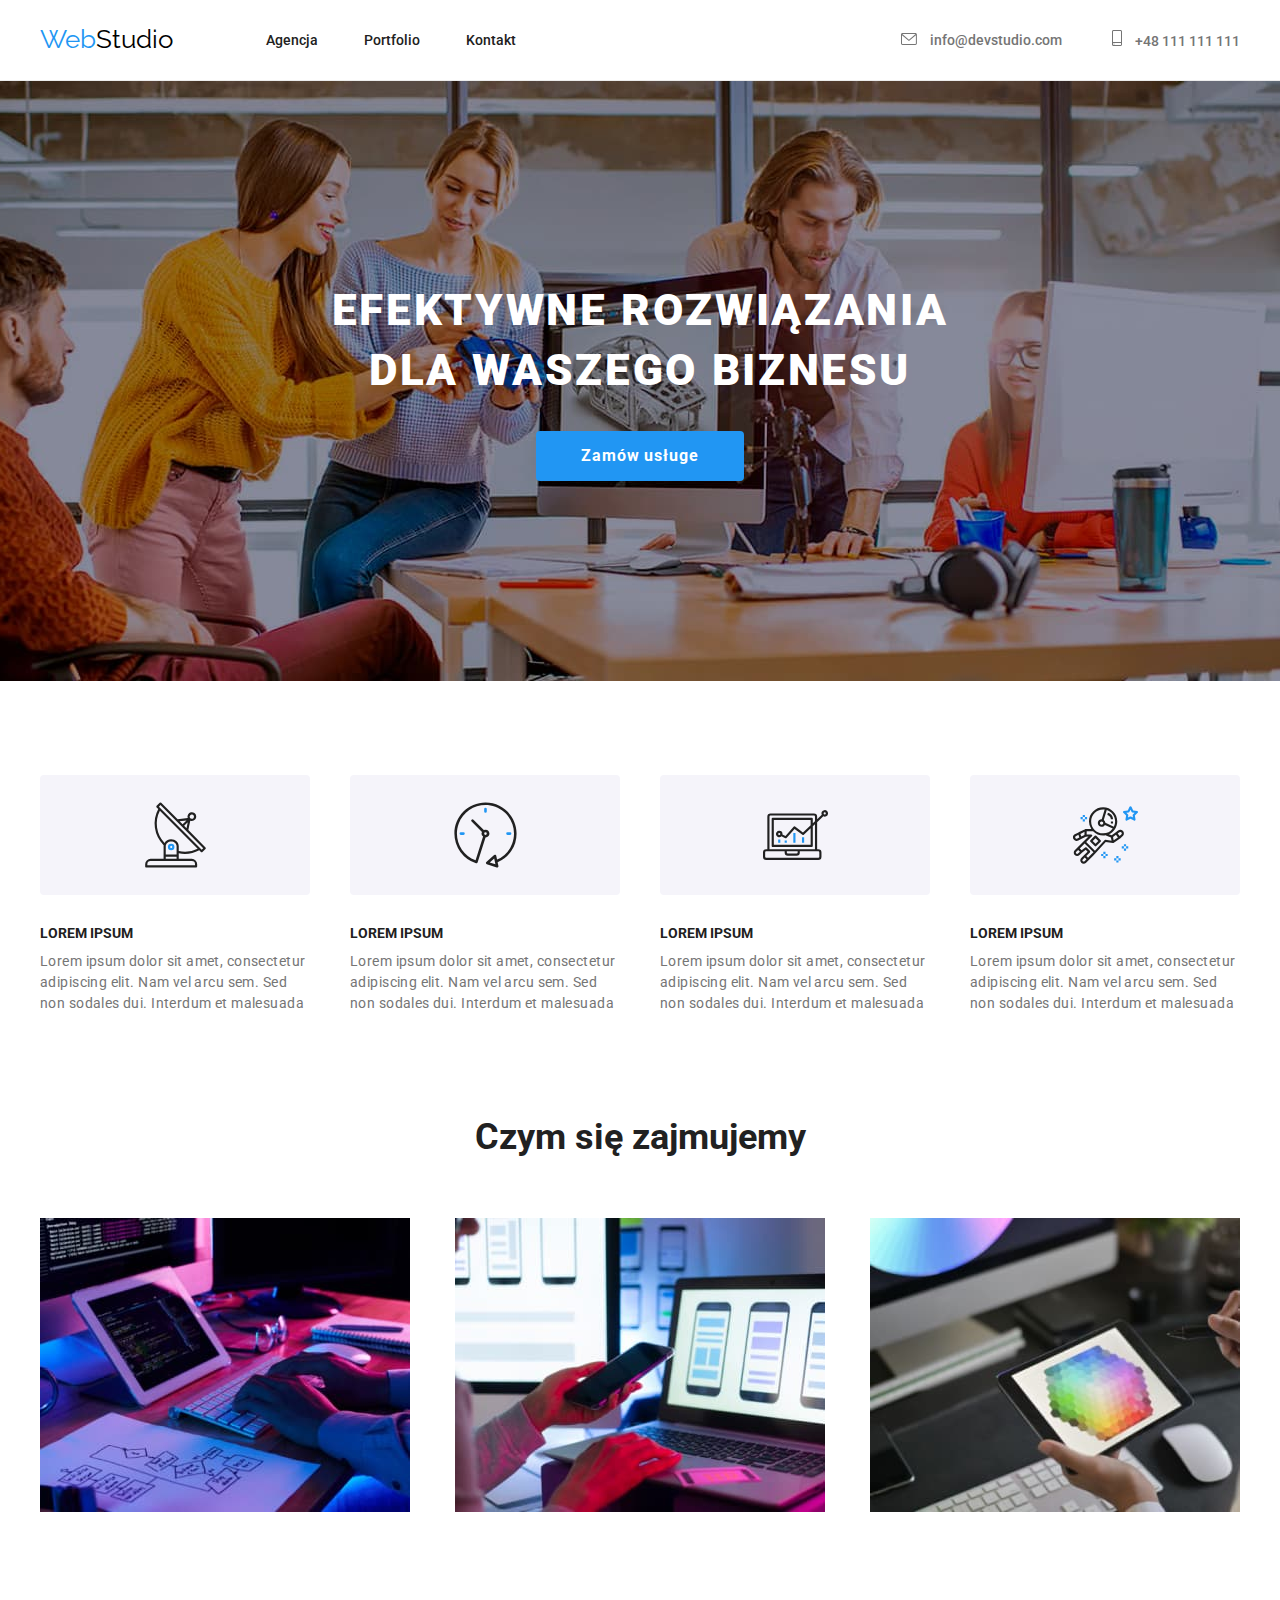
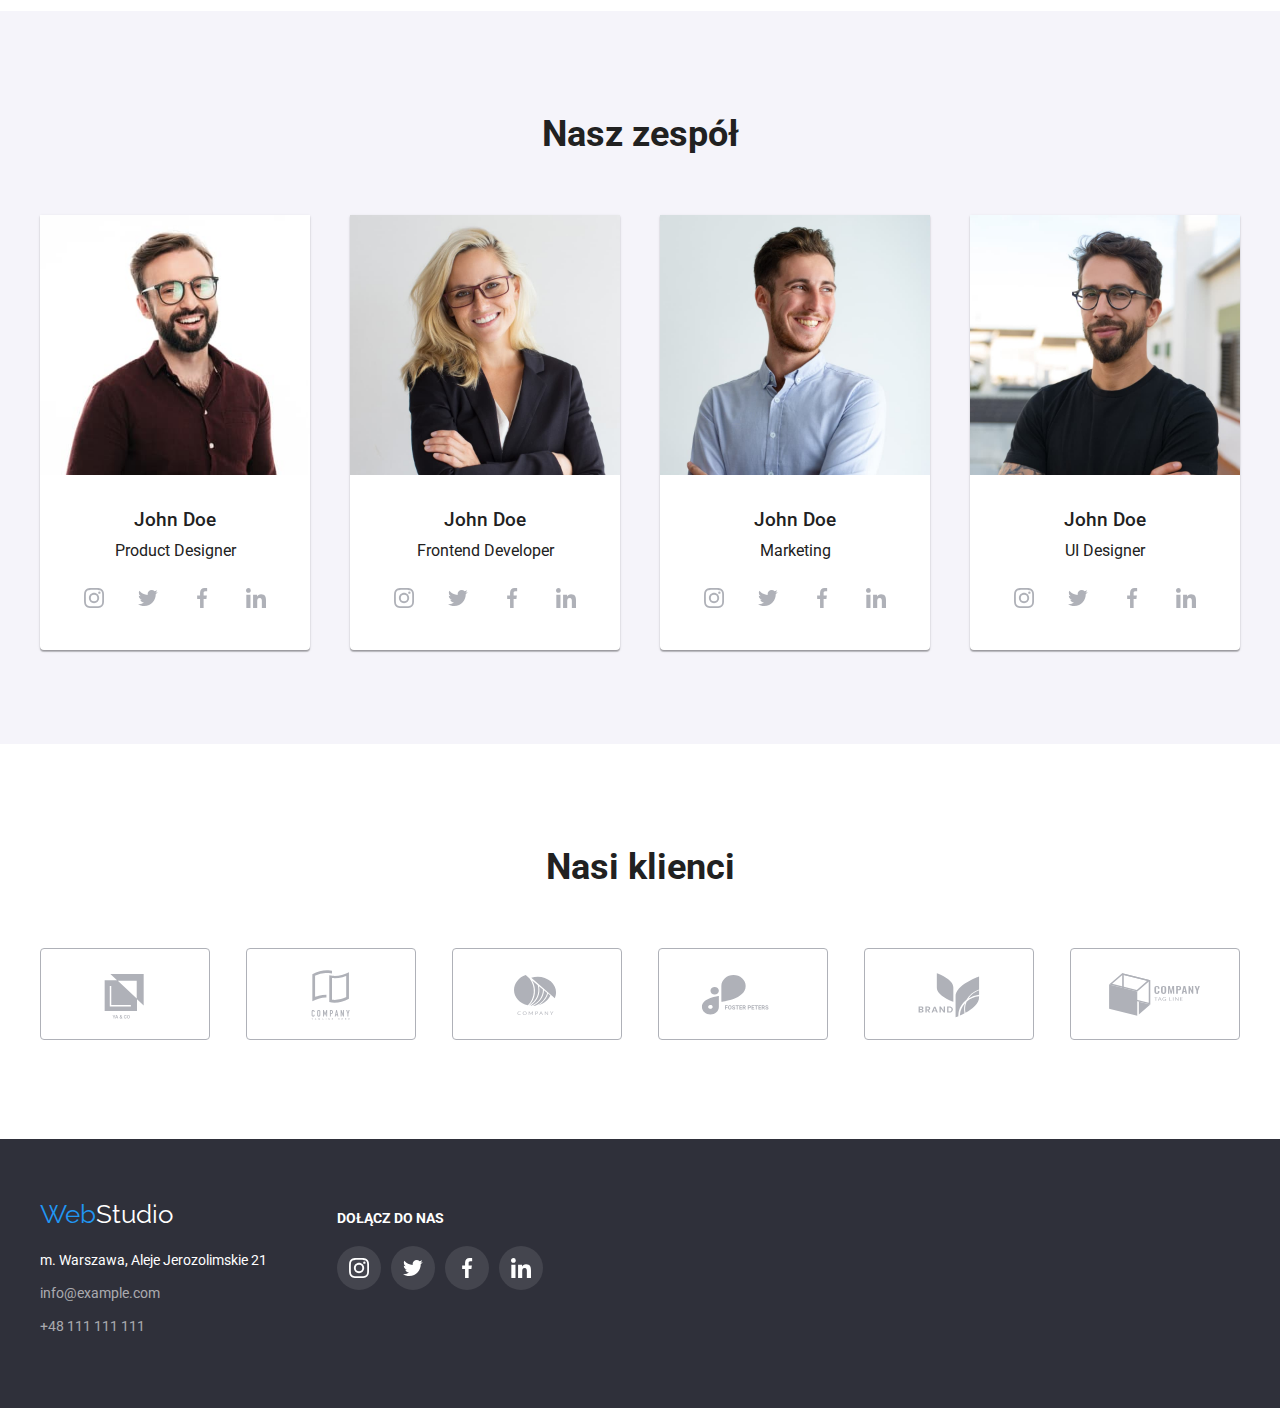
<file: index.html>
<!DOCTYPE html>
<html lang="en">
  <head>
    <meta charset="UTF-8" />
    <meta http-equiv="X-UA-Compatible" content="IE=edge" />
    <meta name="viewport" content="width=device-width, initial-scale=1.0" />
    <title>WebStudio</title>
    <link rel="stylesheet" href="css/normalize-minified.css" />
    <link rel="preconnect" href="https://fonts.googleapis.com" />
    <link rel="preconnect" href="https://fonts.gstatic.com" crossorigin />
    <link
      href="https://fonts.googleapis.com/css2?family=Raleway:wght@700&family=Roboto:wght@400;500;700;900&display=swap"
      rel="stylesheet"
    />
    <link rel="stylesheet" href="css/styles.css" />
  </head>
  <body>
    <header class="border-header">
      <div class="container link-navigation">
        <nav class="link-navigation">
          <a class="logo" href="index.html">Web<span class="logo-span-dark">Studio</span></a>
          <ul class="link-navigation navigation-list">
            <li><a class="navigation" href="index.html">Agencja</a></li>
            <li><a class="navigation" href="portfolio.html">Portfolio</a></li>
            <li><a class="navigation" href="">Kontakt</a></li>
          </ul>
        </nav>
        <ul class="link-navigation contact-list">
          <li>
            <a class="contact-details" href="mailto:info@devstudio.com"
              ><svg width="16" height="12" class="icon-1">
                <use href="images/icons.svg#icon-envelope"></use>
              </svg>
              info@devstudio.com</a
            >
          </li>
          <li>
            <a class="contact-details" href="tel:+48111111111"
              ><svg width="10" height="16" class="icon-1">
                <use href="images/icons.svg#icon-smartphone"></use>
              </svg>
              +48 111 111 111</a
            >
          </li>
        </ul>
      </div>
    </header>
    <main>
      <section class="background-dark section background-heading-pirmary">
        <div class="container">
          <h1 class="heading-pirmary">Efektywne rozwiązania dla waszego biznesu</h1>
          <button class="order-service" type="button">Zamów usługe</button>
        </div>
      </section>
      <section class="section section-lorem">
        <div class="container container-text-start">
          <ul class="lorem-ipsum-list">
            <li>
              <div class="icon-lorem">
                <svg width="65" height="70">
                  <use href="images/icons.svg#icon-antenna-1"></use>
                </svg>
              </div>
              <h4 class="heading-lorem-ipsum">Lorem ipsum</h4>
              <p class="paragraph-lorem-ipsum">
                Lorem ipsum dolor sit amet, consectetur adipiscing elit. Nam vel arcu sem. Sed non
                sodales dui. Interdum et malesuada
              </p>
            </li>
            <li>
              <div class="icon-lorem">
                <svg width="65" height="70">
                  <use href="images/icons.svg#icon-clock-1"></use>
                </svg>
              </div>
              <h4 class="heading-lorem-ipsum">Lorem ipsum</h4>
              <p class="paragraph-lorem-ipsum">
                Lorem ipsum dolor sit amet, consectetur adipiscing elit. Nam vel arcu sem. Sed non
                sodales dui. Interdum et malesuada
              </p>
            </li>
            <li>
              <div class="icon-lorem">
                <svg width="65" height="70">
                  <use href="images/icons.svg#icon-diagram-1"></use>
                </svg>
              </div>
              <h4 class="heading-lorem-ipsum">Lorem ipsum</h4>
              <p class="paragraph-lorem-ipsum">
                Lorem ipsum dolor sit amet, consectetur adipiscing elit. Nam vel arcu sem. Sed non
                sodales dui. Interdum et malesuada
              </p>
            </li>
            <li>
              <div class="icon-lorem">
                <svg width="65" height="70">
                  <use href="images/icons.svg#icon-astronaut-1"></use>
                </svg>
              </div>
              <h4 class="heading-lorem-ipsum">Lorem ipsum</h4>
              <p class="paragraph-lorem-ipsum">
                Lorem ipsum dolor sit amet, consectetur adipiscing elit. Nam vel arcu sem. Sed non
                sodales dui. Interdum et malesuada
              </p>
            </li>
          </ul>
        </div>
      </section>
      <section class="section">
        <div class="container">
          <h2 class="content-headers">Czym się zajmujemy</h2>
          <ul class="what-we-do-list">
            <li>
              <img src="images/img1-1.jpg" width="370" height="294" alt="programming" />
            </li>
            <li>
              <img
                src="images//img1-2.jpg"
                width="370"
                height="294"
                alt="creating mobile applications"
              />
            </li>
            <li>
              <img src="images/img1-3.jpg" width="370" height="294" alt="design" />
            </li>
          </ul>
        </div>
      </section>
      <section class="section background-light">
        <div class="container">
          <h2 class="content-headers">Nasz zespół</h2>
          <ul class="our-team-list">
            <li class="background-our-team">
              <img
                src="images/img1-4.jpg"
                width="270"
                height="260"
                alt="photo of Product Designer"
              />
              <h3 class="team">John Doe</h3>
              <p class="workplace">Product Designer</p>
              <ul class="icon-team-primary">
                <li class="icon-team-secondary">
                  <svg width="20" height="20">
                    <use href="images/icons.svg#icon-instagram-2"></use>
                  </svg>
                </li>
                <li class="icon-team-secondary">
                  <svg width="20" height="20">
                    <use href="images/icons.svg#icon-Group-1"></use>
                  </svg>
                </li>
                <li class="icon-team-secondary">
                  <svg width="20" height="20">
                    <use href="images/icons.svg#icon-facebook-1"></use>
                  </svg>
                </li>
                <li class="icon-team-secondary">
                  <svg width="20" height="20">
                    <use href="images/icons.svg#icon-linkedin-1"></use>
                  </svg>
                </li>
              </ul>
            </li>
            <li class="background-our-team">
              <img
                src="images/img1-5.jpg"
                width="270"
                height="260"
                alt="photo of Frontend Developer"
              />
              <h3 class="team">John Doe</h3>
              <p class="workplace">Frontend Developer</p>
              <ul class="icon-team-primary">
                <li class="icon-team-secondary">
                  <svg width="20" height="20">
                    <use href="images/icons.svg#icon-instagram-2"></use>
                  </svg>
                </li>
                <li class="icon-team-secondary">
                  <svg width="20" height="20">
                    <use href="images/icons.svg#icon-Group-1"></use>
                  </svg>
                </li>
                <li class="icon-team-secondary">
                  <svg width="20" height="20">
                    <use href="images/icons.svg#icon-facebook-1"></use>
                  </svg>
                </li>
                <li class="icon-team-secondary">
                  <svg width="20" height="20">
                    <use href="images/icons.svg#icon-linkedin-1"></use>
                  </svg>
                </li>
              </ul>
            </li>
            <li class="background-our-team">
              <img src="images/img1-6.jpg" width="270" height="260" alt="photo of Marketing" />
              <h3 class="team">John Doe</h3>
              <p class="workplace">Marketing</p>
              <ul class="icon-team-primary">
                <li class="icon-team-secondary">
                  <svg width="20" height="20">
                    <use href="images/icons.svg#icon-instagram-2"></use>
                  </svg>
                </li>
                <li class="icon-team-secondary">
                  <svg width="20" height="20">
                    <use href="images/icons.svg#icon-Group-1"></use>
                  </svg>
                </li>
                <li class="icon-team-secondary">
                  <svg width="20" height="20">
                    <use href="images/icons.svg#icon-facebook-1"></use>
                  </svg>
                </li>
                <li class="icon-team-secondary">
                  <svg width="20" height="20">
                    <use href="images/icons.svg#icon-linkedin-1"></use>
                  </svg>
                </li>
              </ul>
            </li>
            <li class="background-our-team">
              <img src="images/img1-7.jpg" width="270" height="260" alt="photo of UI Designer" />
              <h3 class="team">John Doe</h3>
              <p class="workplace">UI Designer</p>
              <ul class="icon-team-primary">
                <li class="icon-team-secondary">
                  <svg width="20" height="20">
                    <use href="images/icons.svg#icon-instagram-2"></use>
                  </svg>
                </li>
                <li class="icon-team-secondary">
                  <svg width="20" height="20">
                    <use href="images/icons.svg#icon-Group-1"></use>
                  </svg>
                </li>
                <li class="icon-team-secondary">
                  <svg width="20" height="20">
                    <use href="images/icons.svg#icon-facebook-1"></use>
                  </svg>
                </li>
                <li class="icon-team-secondary">
                  <svg width="20" height="20">
                    <use href="images/icons.svg#icon-linkedin-1"></use>
                  </svg>
                </li>
              </ul>
            </li>
          </ul>
        </div>
      </section>
      <section class="section">
        <div class="container">
          <h2 class="content-headers">Nasi klienci</h2>
          <ul class="what-we-do-list">
            <li>
              <svg class="icon-customers" width="106" height="60">
                <use href="images/icons.svg#icon-Logo"></use>
              </svg>
            </li>
            <li>
              <svg class="icon-customers" width="106" height="60">
                <use href="images/icons.svg#icon-Logo-1"></use>
              </svg>
            </li>
            <li>
              <svg class="icon-customers" width="106" height="60">
                <use href="images/icons.svg#icon-Logo-2"></use>
              </svg>
            </li>
            <li>
              <svg class="icon-customers" width="106" height="60">
                <use href="images/icons.svg#icon-Logo-3"></use>
              </svg>
            </li>
            <li>
              <svg class="icon-customers" width="106" height="60">
                <use href="images/icons.svg#icon-Logo-4"></use>
              </svg>
            </li>
            <li>
              <svg class="icon-customers" width="106" height="60">
                <use href="images/icons.svg#icon-Logo-5"></use>
              </svg>
            </li>
          </ul>
        </div>
      </section>
    </main>
    <footer class="background-dark footer-padding">
      <div class="container container-text-start footer-list">
        <div>
          <ul>
            <li>
              <a class="logo-footer" href="index.html"
                >Web<span class="logo-span-light">Studio</span></a
              >
            </li>
            <li>
              <address>
                <ul>
                  <li class="location">m. Warszawa, Aleje Jerozolimskie 21</li>
                  <li class="location">
                    <a class="contact-details-secondary" href="mailto:info@example.com"
                      >info@example.com</a
                    >
                  </li>
                  <li class="location">
                    <a class="contact-details-secondary" href="tel:+48111111111">+48 111 111 111</a>
                  </li>
                </ul>
              </address>
            </li>
          </ul>
        </div>
        <div>
          <ul>
            <li>
              <h4 class="heading-join-us">Dołącz do nas</h4>
            </li>
            <ul class="icon-footer-primary">
              <li class="icon-footer-secondary">
                <svg class="icon-footer" width="20" height="20">
                  <use href="images/icons.svg#icon-instagram-2"></use>
                </svg>
              </li>
              <li class="icon-footer-secondary">
                <svg class="icon-footer" width="20" height="20">
                  <use href="images/icons.svg#icon-Group-1"></use>
                </svg>
              </li>
              <li class="icon-footer-secondary">
                <svg class="icon-footer" width="20" height="20">
                  <use href="images/icons.svg#icon-facebook-1"></use>
                </svg>
              </li>
              <li class="icon-footer-secondary">
                <svg class="icon-footer" width="20" height="20">
                  <use href="images/icons.svg#icon-linkedin-1"></use>
                </svg>
              </li>
            </ul>
          </ul>
        </div>
      </div>
    </footer>
  </body>
</html>
</file>
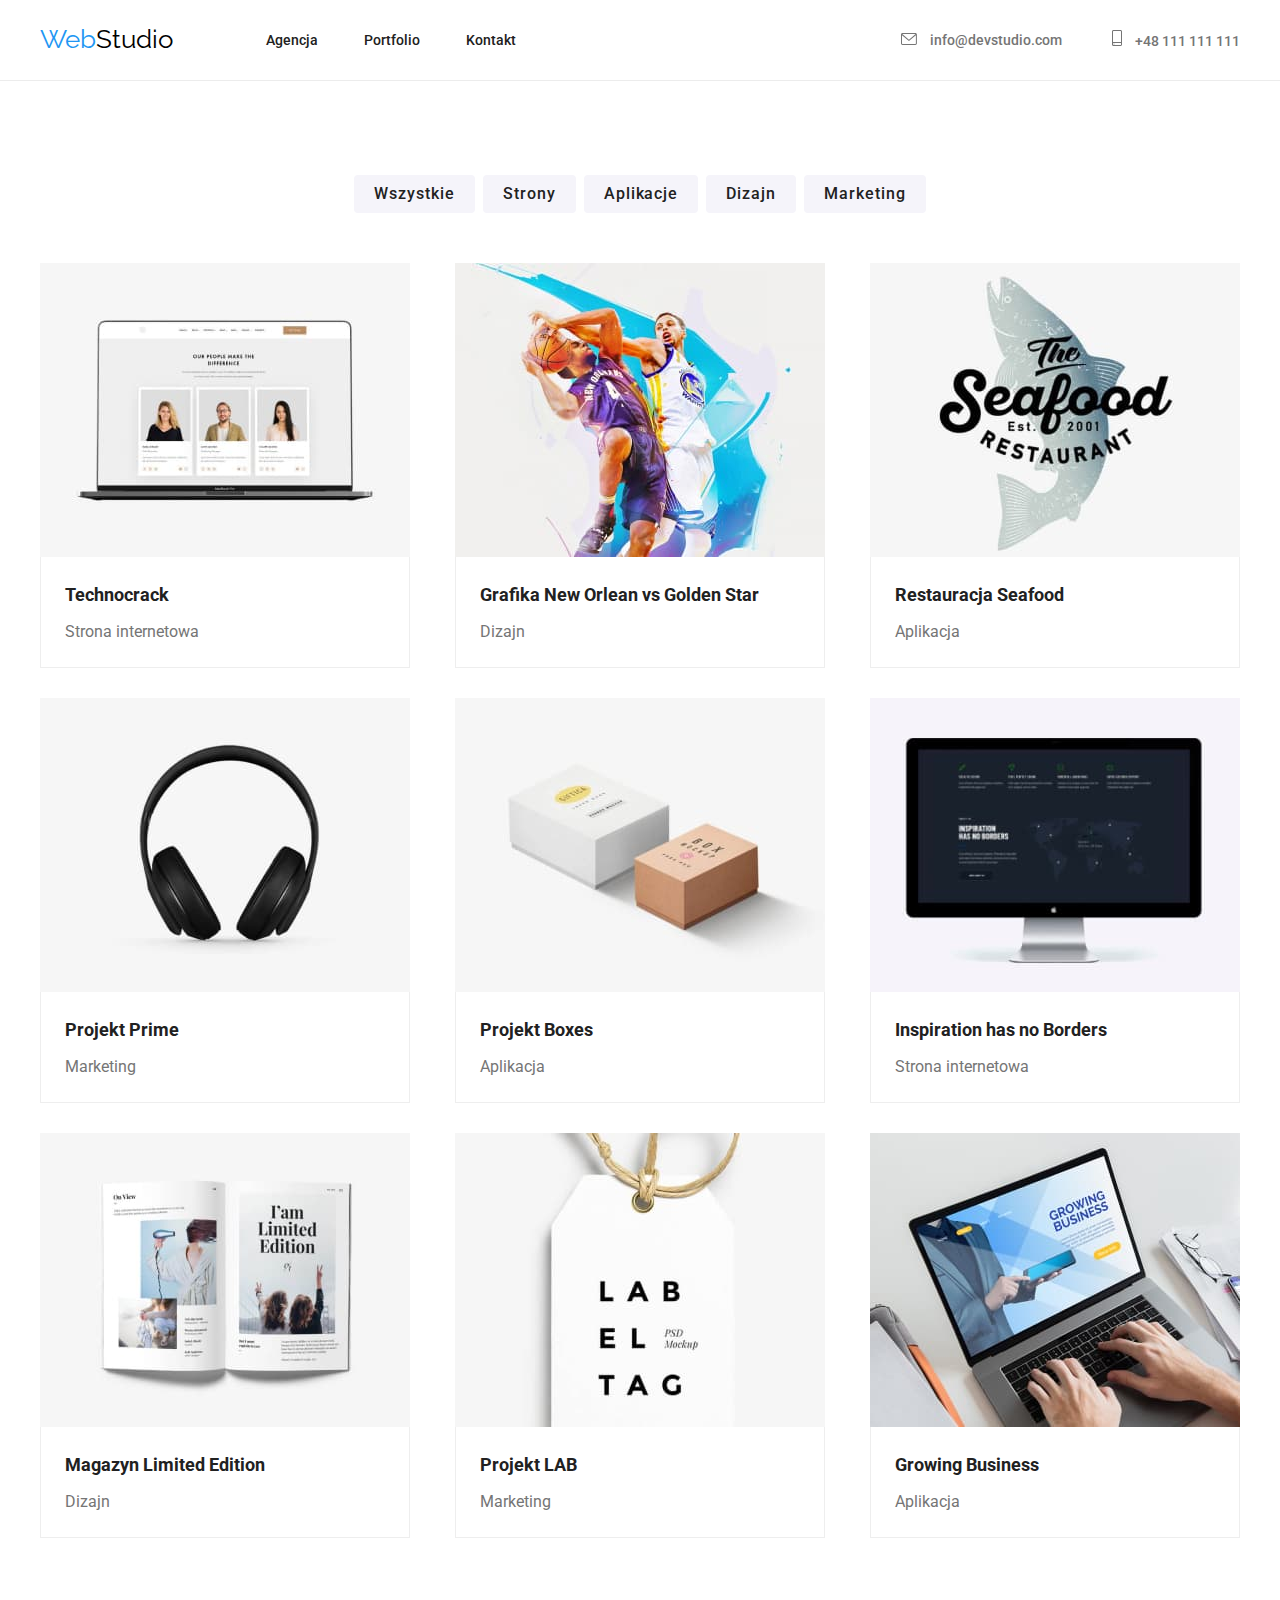
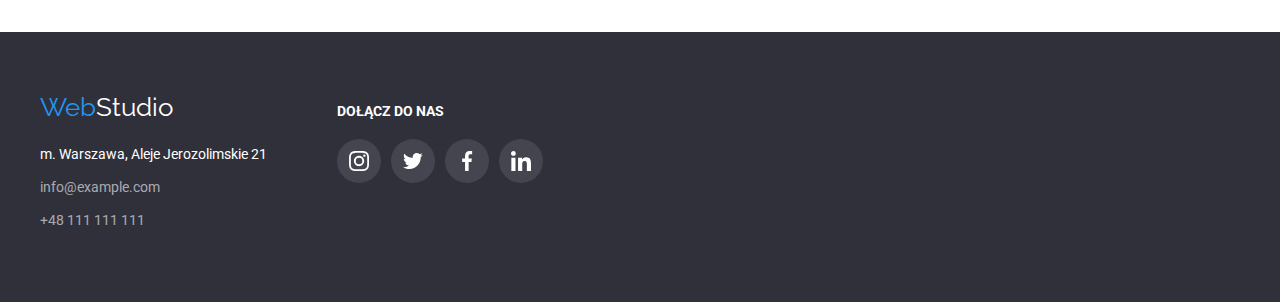
<file: portfolio.html>
<!DOCTYPE html>
<html lang="en">
  <head>
    <meta charset="UTF-8" />
    <meta http-equiv="X-UA-Compatible" content="IE=edge" />
    <meta name="viewport" content="width=device-width, initial-scale=1.0" />
    <title>WebStudio</title>
    <link rel="stylesheet" href="css/normalize-minified.css" />
    <link rel="preconnect" href="https://fonts.googleapis.com" />
    <link rel="preconnect" href="https://fonts.gstatic.com" crossorigin />
    <link
      href="https://fonts.googleapis.com/css2?family=Raleway:wght@700&family=Roboto:wght@400;500;700;900&display=swap"
      rel="stylesheet"
    />
    <link rel="stylesheet" href="css/styles.css" />
  </head>
  <body>
    <header class="border-header">
      <div class="container link-navigation">
        <nav class="link-navigation">
          <a class="logo" href="index.html">Web<span class="logo-span-dark">Studio</span></a>
          <ul class="link-navigation navigation-list">
            <li><a class="navigation" href="index.html">Agencja</a></li>
            <li><a class="navigation" href="portfolio.html">Portfolio</a></li>
            <li><a class="navigation" href="">Kontakt</a></li>
          </ul>
        </nav>
        <ul class="link-navigation contact-list">
          <li>
            <a class="contact-details" href="mailto:info@devstudio.com"
              ><svg width="16" height="12" class="icon-1">
                <use href="images/icons.svg#icon-envelope"></use>
              </svg>
              info@devstudio.com</a
            >
          </li>
          <li>
            <a class="contact-details" href="tel:+48111111111"
              ><svg width="10" height="16" class="icon-1">
                <use href="images/icons.svg#icon-smartphone"></use>
              </svg>
              +48 111 111 111</a
            >
          </li>
        </ul>
      </div>
    </header>
    <main>
      <section class="section">
        <div class="container container-text-start">
          <ul class="page-filter-list">
            <li><button class="page-filter" type="button">Wszystkie</button></li>
            <li><button class="page-filter" type="button">Strony</button></li>
            <li><button class="page-filter" type="button">Aplikacje</button></li>
            <li><button class="page-filter" type="button">Dizajn</button></li>
            <li><button class="page-filter" type="button">Marketing</button></li>
          </ul>
          <ul class="portfolio-list">
            <li class="portfolio-shadow">
              <img
                class="img-portfolio"
                src="images/img2-1.jpg"
                width="370"
                height="294"
                alt="photo of website"
              />
              <h3 class="heading-portfolio">Technocrack</h3>
              <p class="paragraph-portfolio">Strona internetowa</p>
            </li>
            <li class="portfolio-shadow">
              <img
                class="img-portfolio"
                src="images/img2-2.jpg"
                width="370"
                height="294"
                alt="photo
            two basketball players"
              />
              <h3 class="heading-portfolio">Grafika New Orlean vs Golden Star</h3>
              <p class="paragraph-portfolio">Dizajn</p>
            </li>
            <li class="portfolio-shadow">
              <img
                class="img-portfolio"
                src="images/img2-3.jpg"
                width="370"
                height="294"
                alt="restaurant signboard with the fish"
              />
              <h3 class="heading-portfolio">Restauracja Seafood</h3>
              <p class="paragraph-portfolio">Aplikacja</p>
            </li>
            <li class="portfolio-shadow">
              <img
                class="img-portfolio"
                src="images/img2-4.jpg"
                width="370"
                height="294"
                alt="photo of headphones"
              />
              <h3 class="heading-portfolio">Projekt Prime</h3>
              <p class="paragraph-portfolio">Marketing</p>
            </li>
            <li class="portfolio-shadow">
              <img
                class="img-portfolio"
                src="images/img2-5.jpg"
                width="370"
                height="294"
                alt="photo of two boxes"
              />
              <h3 class="heading-portfolio">Projekt Boxes</h3>
              <p class="paragraph-portfolio">Aplikacja</p>
            </li>
            <li class="portfolio-shadow">
              <img
                class="img-portfolio"
                src="images/img2-6.jpg"
                width="370"
                height="294"
                alt="photo of website"
              />
              <h3 class="heading-portfolio">Inspiration has no Borders</h3>
              <p class="paragraph-portfolio">Strona internetowa</p>
            </li>
            <li class="portfolio-shadow">
              <img
                class="img-portfolio"
                src="images/img2-7.jpg"
                width="370"
                height="294"
                alt="photo of magazine"
              />
              <h3 class="heading-portfolio">Magazyn Limited Edition</h3>
              <p class="paragraph-portfolio">Dizajn</p>
            </li>
            <li class="portfolio-shadow">
              <img
                class="img-portfolio"
                src="images/img2-8.jpg"
                width="370"
                height="294"
                alt="photo of Label tag"
              />
              <h3 class="heading-portfolio">Projekt LAB</h3>
              <p class="paragraph-portfolio">Marketing</p>
            </li>
            <li class="portfolio-shadow">
              <img
                class="img-portfolio"
                src="images/img2-9.jpg"
                width="370"
                height="294"
                alt="photo work at the computer"
              />
              <h3 class="heading-portfolio">Growing Business</h3>
              <p class="paragraph-portfolio">Aplikacja</p>
            </li>
          </ul>
        </div>
      </section>
    </main>
    <footer class="background-dark footer-padding">
      <div class="container container-text-start footer-list">
        <div>
          <ul>
            <li>
              <a class="logo-footer" href="index.html"
                >Web<span class="logo-span-light">Studio</span></a
              >
            </li>
            <li>
              <address>
                <ul>
                  <li class="location">m. Warszawa, Aleje Jerozolimskie 21</li>
                  <li class="location">
                    <a class="contact-details-secondary" href="mailto:info@example.com"
                      >info@example.com</a
                    >
                  </li>
                  <li class="location">
                    <a class="contact-details-secondary" href="tel:+48111111111">+48 111 111 111</a>
                  </li>
                </ul>
              </address>
            </li>
          </ul>
        </div>
        <div>
          <ul>
            <li>
              <h4 class="heading-join-us">Dołącz do nas</h4>
            </li>
            <ul class="icon-footer-primary">
              <li class="icon-footer-secondary">
                <svg class="icon-footer" width="20" height="20">
                  <use href="images/icons.svg#icon-instagram-2"></use>
                </svg>
              </li>
              <li class="icon-footer-secondary">
                <svg class="icon-footer" width="20" height="20">
                  <use href="images/icons.svg#icon-Group-1"></use>
                </svg>
              </li>
              <li class="icon-footer-secondary">
                <svg class="icon-footer" width="20" height="20">
                  <use href="images/icons.svg#icon-facebook-1"></use>
                </svg>
              </li>
              <li class="icon-footer-secondary">
                <svg class="icon-footer" width="20" height="20">
                  <use href="images/icons.svg#icon-linkedin-1"></use>
                </svg>
              </li>
            </ul>
          </ul>
        </div>
      </div>
    </footer>
  </body>
</html>
</file>
<file: css/styles.css>
:root {
  --color-text-primary: #212121;
  --color-text-secondary: #757575;
  --color-logo: #2196f3;
  --color-logo-dark: #000000;
  --color-logo-light: #ffffff; /* text on a dark background */
  --color-contact-light: #ffffff99;
  --font-family-primary: 'Roboto', sans-serif;
  --font-family-secondary: 'Raleway', sans-serif;
  --background-color-primary-light: #ffffff;
  --background-color-secondary-light: #f5f4fa;
  --background-color-primary-dark: #2f303a;
  --border-header-color: #ececec;
  --border-portfolio-color: #eeeeee;
  --icons-color: #afb1b8;
}
* {
  margin: 0;
}
ul,
li {
  list-style: none;
  padding-left: 0;
}
a {
  text-decoration: none;
}
button {
  cursor: pointer;
}
body {
  color: var(--color-text-primary);
  font-family: var(--font-family-primary);
}
.section {
  padding: 94px 0;
}
.section-lorem {
  padding-bottom: 0;
}
.container {
  max-width: 1200px;
  width: 100%;
  margin: 0 auto;
  text-align: center;
}
.border-header {
  border-bottom: 1px solid var(--border-header-color);
}
.link-navigation {
  display: flex;
  align-items: center;
  justify-content: space-between;
}
.background-dark {
  background-color: var(--background-color-primary-dark);
}
.background-heading-pirmary {
  padding: 200px 0;
  background-image: url(../images/Img4-1.jpg);
  background-repeat: no-repeat;
  background-position: 50% 50%;
  background-color: rgba(47, 48, 58, 0.4);
}
.background-light {
  background-color: var(--background-color-secondary-light);
}
.background-our-team {
  background-color: var(--background-color-primary-light);
  box-shadow: 0px 1px 3px rgba(0, 0, 0, 0.12), 0px 1px 1px rgba(0, 0, 0, 0.14),
    0px 2px 1px rgba(0, 0, 0, 0.2);
  border-radius: 0px 0px 4px 4px;
}

.logo,
.logo-footer {
  font-family: var(--font-family-secondary);
  color: var(--color-logo);
  font-size: 26px;
  line-height: 1.19;
}
.logo {
  padding: 24px 93px 25px 0;
}
.logo-footer {
  display: inline-block;
  padding-bottom: 20px;
}

.logo-span-dark {
  color: var(--color-logo-dark);
}
.navigation,
.contact-details {
  color: inherit;
  font-weight: 500;
  font-size: 14px;
  line-height: 1.142s;
}
.contact-details {
  color: var(--color-text-secondary);
  fill: var(--color-text-secondary);
}
.icon-1 {
  margin-right: 10px;
}
.navigation-list {
  column-gap: 46px;
}
.contact-list {
  column-gap: 50px;
}
.navigation:hover,
.navigation:focus,
.contact-details:hover,
.contact-details:focus,
.contact-details-secondary:hover,
.contact-details-secondary:focus {
  color: var(--color-logo);
  border: none;
  fill: var(--color-logo);
}
.heading-pirmary {
  color: var(--color-logo-light);
  font-weight: 900;
  font-size: 44px;
  line-height: 1.363;
  text-transform: uppercase;
  width: 696px;
  margin: 0 auto;
  padding-bottom: 30px;
  letter-spacing: 0.06em;
}
.order-service,
.page-filter {
  color: var(--color-logo-light);
  font-family: inherit;
  font-weight: 700;
  background-color: var(--color-logo);
  border: none;

  border-radius: 4px;
  letter-spacing: 0.06em;
  padding: 16px 45px;
}
.page-filter {
  color: var(--color-text-primary);
  font-weight: 500;
  line-height: 1.625;
  background-color: var(--background-color-secondary-light);
  padding: 6px 20px;
}
.page-filter:hover,
.page-filter:focus {
  color: var(--color-logo-light);
  background-color: var(--color-logo);
  box-shadow: 0px 4px 4px rgba(0, 0, 0, 0.15);
}
.container-text-start {
  text-align: start;
}
.lorem-ipsum-list,
.what-we-do-list,
.our-team-list,
.portfolio-list {
  display: flex;
  gap: 30px;
  justify-content: space-between;
}
.portfolio-list {
  flex-wrap: wrap;
}
.portfolio-shadow:hover {
  box-shadow: 0px 1px 1px rgba(0, 0, 0, 0.12), 0px 4px 4px rgba(0, 0, 0, 0.06),
    1px 4px 6px rgba(0, 0, 0, 0.16);
}
.icon-lorem {
  display: flex;
  justify-content: center;
  align-items: center;
  width: 270px;
  height: 120px;
  margin-bottom: 30px;
  background-color: var(--background-color-secondary-light);
  border-radius: 4px;
}
.heading-lorem-ipsum,
.heading-join-us {
  font-weight: 700;
  font-size: 14px;
  line-height: 1.142;
  padding-bottom: 10px;
  text-transform: uppercase;
}
.heading-join-us {
  color: var(--color-logo-light);
  padding-bottom: 20px;
}
.paragraph-lorem-ipsum {
  color: var(--color-text-secondary);
  font-size: 14px;
  line-height: 1.5;
  width: 270px;
  letter-spacing: 0.03em;
}
.content-headers {
  font-weight: 700;
  font-size: 36px;
  line-height: 1.666;
  padding-bottom: 50px;
}
.team,
.workplace {
  line-height: 1.1875;
}
.team {
  font-weight: 500;
  padding: 30px 0 10px;
}
.workplace {
  padding-bottom: 16px;
}
.icon-team-primary,
.icon-footer-primary {
  display: flex;
  justify-content: center;
  align-items: center;
  gap: 10px;
  padding-bottom: 30px;
}
.icon-team-secondary,
.icon-footer-secondary {
  padding-top: 12px;
  width: 44px;
  height: 44px;
  fill: var(--icons-color);
  border-radius: 50%;
}
.icon-team-secondary:hover {
  background-color: var(--color-logo);
  fill: var(--background-color-primary-light);
}
.icon-customers {
  fill: var(--icons-color);
  padding-top: 17.71px;
  padding-bottom: 14.25px;
  width: 170px;
  height: 92px;
  border: 1px solid var(--icons-color);
  border-radius: 4px;
}
.icon-customers:hover {
  fill: var(--color-logo);
  border-color: var(--color-logo);
}
.page-filter-list {
  display: flex;
  justify-content: center;
  column-gap: 8px;
  padding-bottom: 50px;
}
.img-portfolio {
  display: block;
}
.heading-portfolio {
  font-size: 18px;
  line-height: 2;
  padding: 20px 24px 4px 24px;
  border-left: 1px solid var(--border-portfolio-color);
  border-right: 1px solid var(--border-portfolio-color);
}
.paragraph-portfolio {
  color: var(--color-text-secondary);
  line-height: 1.875;
  padding: 0 24px 20px 24px;
  border: 1px solid var(--border-portfolio-color);
  border-top: none;
}
.logo-span-light {
  color: var(--color-logo-light);
}
.footer-padding {
  padding: 60px 0;
  display: flex;
}
.footer-list {
  display: flex;
  gap: 70px;
  align-items: baseline;
}
.location,
.contact-details-secondary {
  color: var(--color-logo-light);
  font-size: 14px;
  line-height: 1.714;
  font-style: normal;
  padding-bottom: 9px;
}
.contact-details-secondary {
  color: var(--color-contact-light);
}
.icon-footer-secondary {
  background-color: rgba(255, 255, 255, 0.1);
}
.icon-footer-secondary:hover {
  background-color: var(--color-logo);
}
.icon-footer {
  fill: var(--color-logo-light);
  margin-left: 12px;
}
</file>
